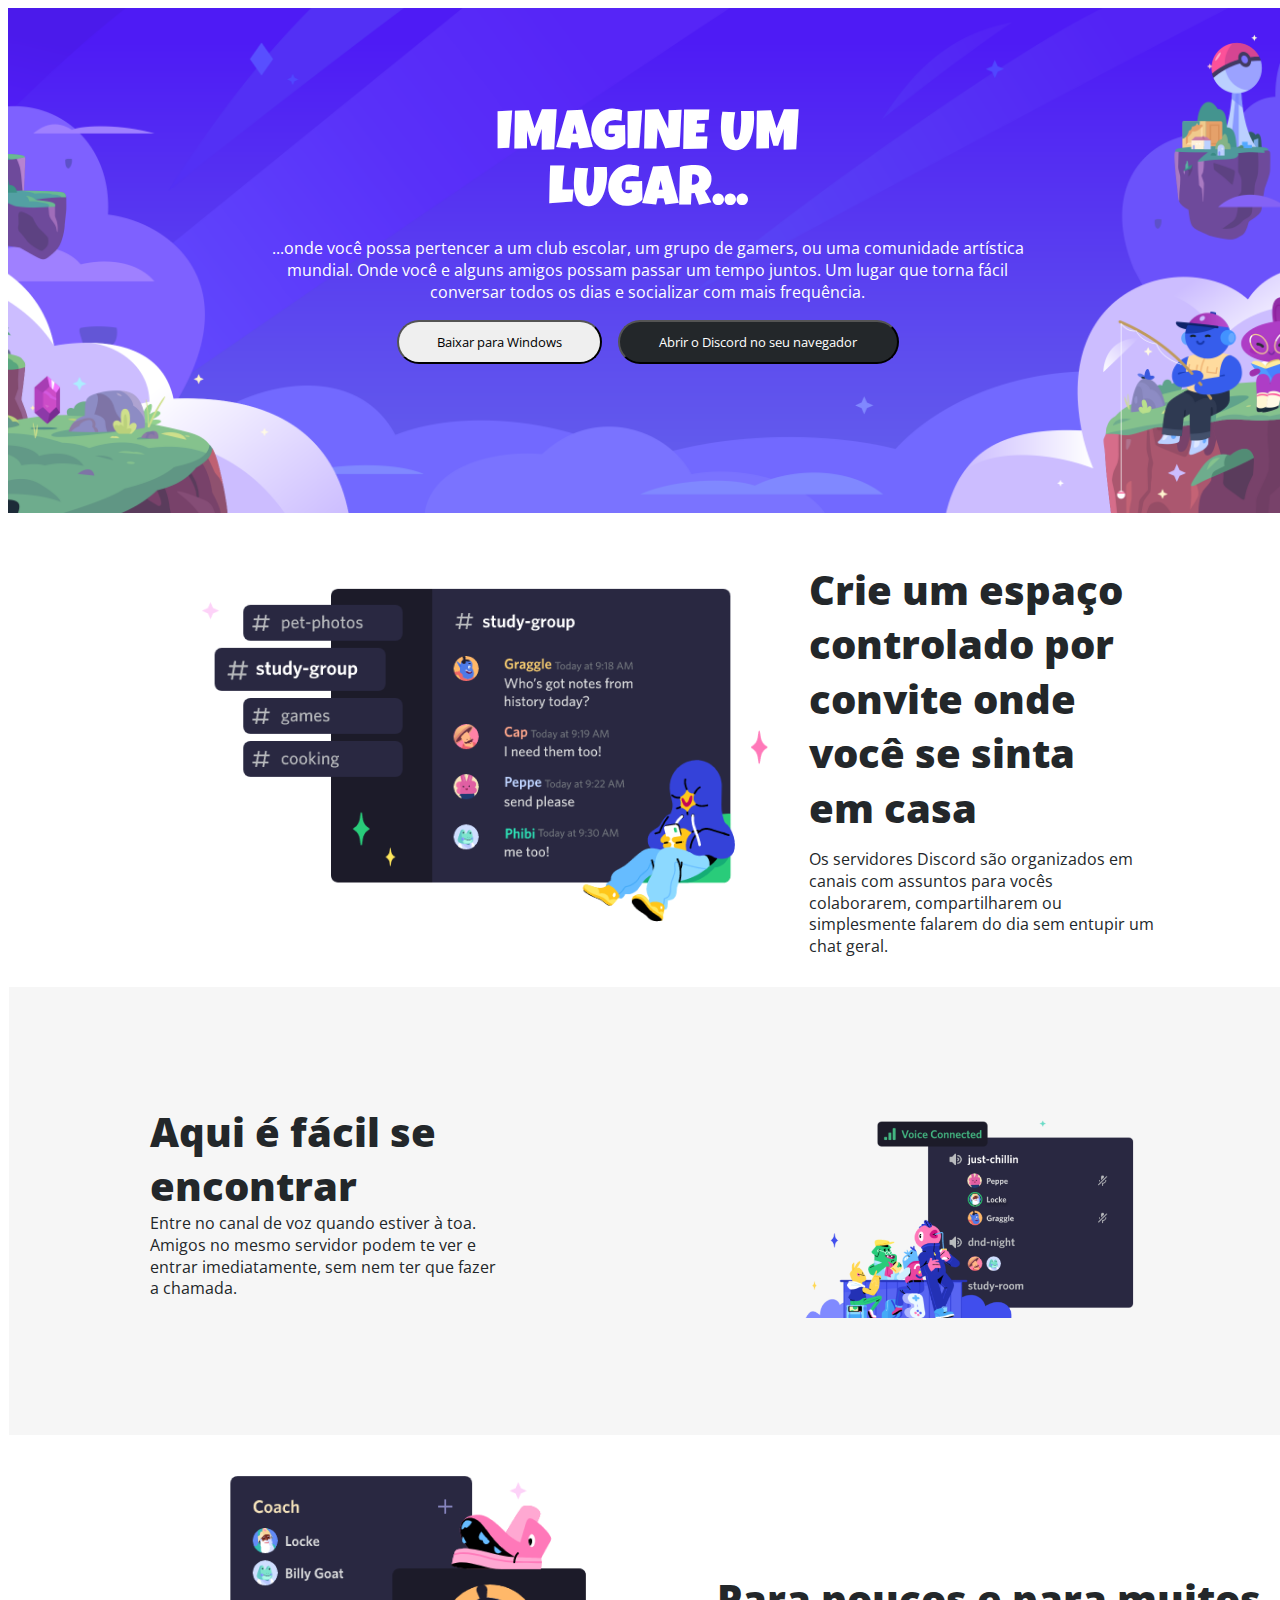
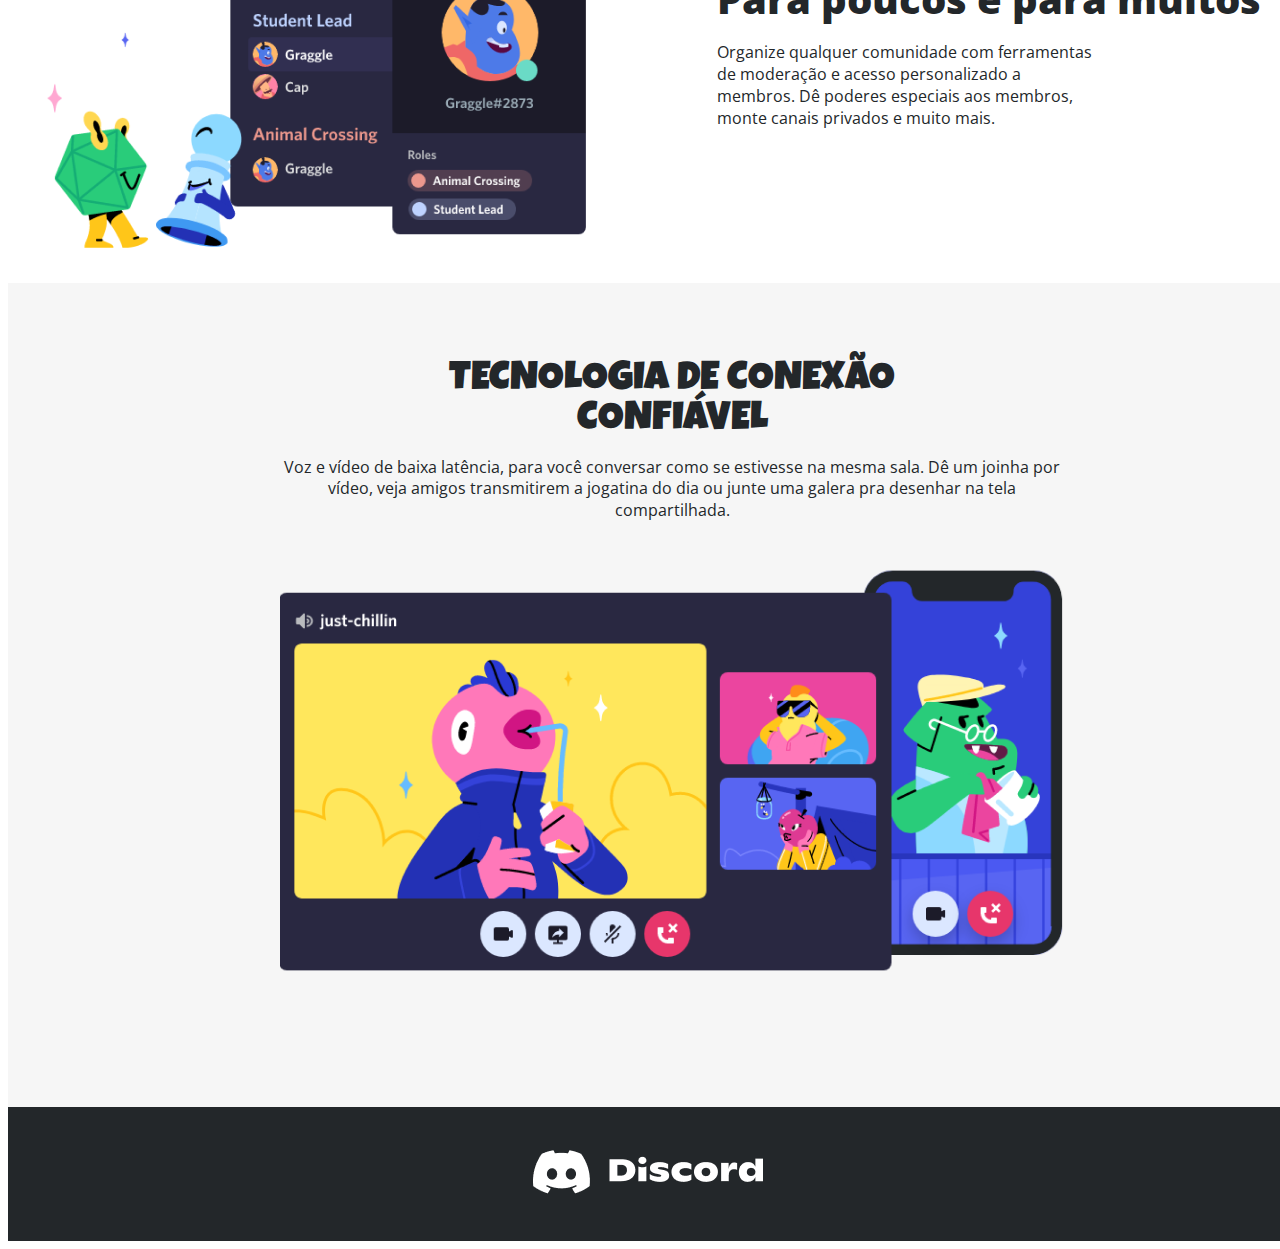
<file: Desafio Responsividade - DIO/index.html>
<!DOCTYPE html>
<html lang="pt-br">
<head>
    <meta charset="UTF-8">
    <meta name="viewport" content="width=device-width, initial-scale=1.0">
    <title>Desafio Responsivo - DIO</title>
    <link rel="stylesheet" href="assets/style.css">
</head>
<body>
    <header>
        <nav>
            
            <div class="h1"><h1>IMAGINE UM LUGAR...</h1></div>
            <div><p class="onde">...onde você possa pertencer a um club escolar, um grupo de gamers, ou uma comunidade artística mundial. Onde você e alguns amigos possam passar um tempo juntos. Um lugar que torna fácil conversar todos os dias e socializar com mais frequência.</p></div>
            <div class="button">
                <button class="baixar">Baixar para Windows</button>
                <button class="abrir">Abrir o Discord no seu navegador</a></button>
            </div>
         
        </nav>
    </header>
    <main>
        <section class="section-1">
            <img src="assets/mideas/Section Image.png" alt="">
            <div>
                <h2  class="crie">Crie um espaço controlado por convite onde você se sinta em casa</h2>
                <p class="p">Os servidores Discord são organizados em canais com assuntos para vocês colaborarem, compartilharem ou simplesmente falarem do dia sem entupir um chat geral.</p>
            </div>
        </section>
        <section class="section-2">
            <div class="aqui">
                <h2 class="h2">Aqui é fácil se encontrar</h2>
                <p class="entre">Entre no canal de voz quando estiver à toa. Amigos no mesmo servidor podem te ver e entrar imediatamente, sem nem ter que fazer a chamada.</p>
            </div>
            <div class="img">
                <img src="assets/mideas/Section Image (1).png" alt="">
            </div>
        </section>
        <section class="section-3">
           <div>
            <img src="assets/mideas/Section Image (2).png" alt="">
           </div>
            <div>
                <h2>Para poucos e para muitos</h2>
            <p>Organize qualquer comunidade com ferramentas de moderação e acesso personalizado a membros. Dê poderes especiais aos membros, monte canais privados e muito mais.</p>
            </div>
        </section>
        <section class="section-4">
            <h2 class="h4">TECNOLOGIA DE CONEXÃO CONFIÁVEL</h2>
            <p class="p4">Voz e vídeo de baixa latência, para você conversar como se estivesse na mesma sala. Dê um joinha por vídeo, veja amigos transmitirem a jogatina do dia ou junte uma galera pra desenhar na tela compartilhada.</p>
            <img class="just" src="assets/mideas/Section Image (3).png" alt="">
        </section>
    </main>
    <footer>
        <img class="discord" src="assets/mideas/svgexport-15 1.png" alt="">
    </footer>
</body>
</html>
</file>
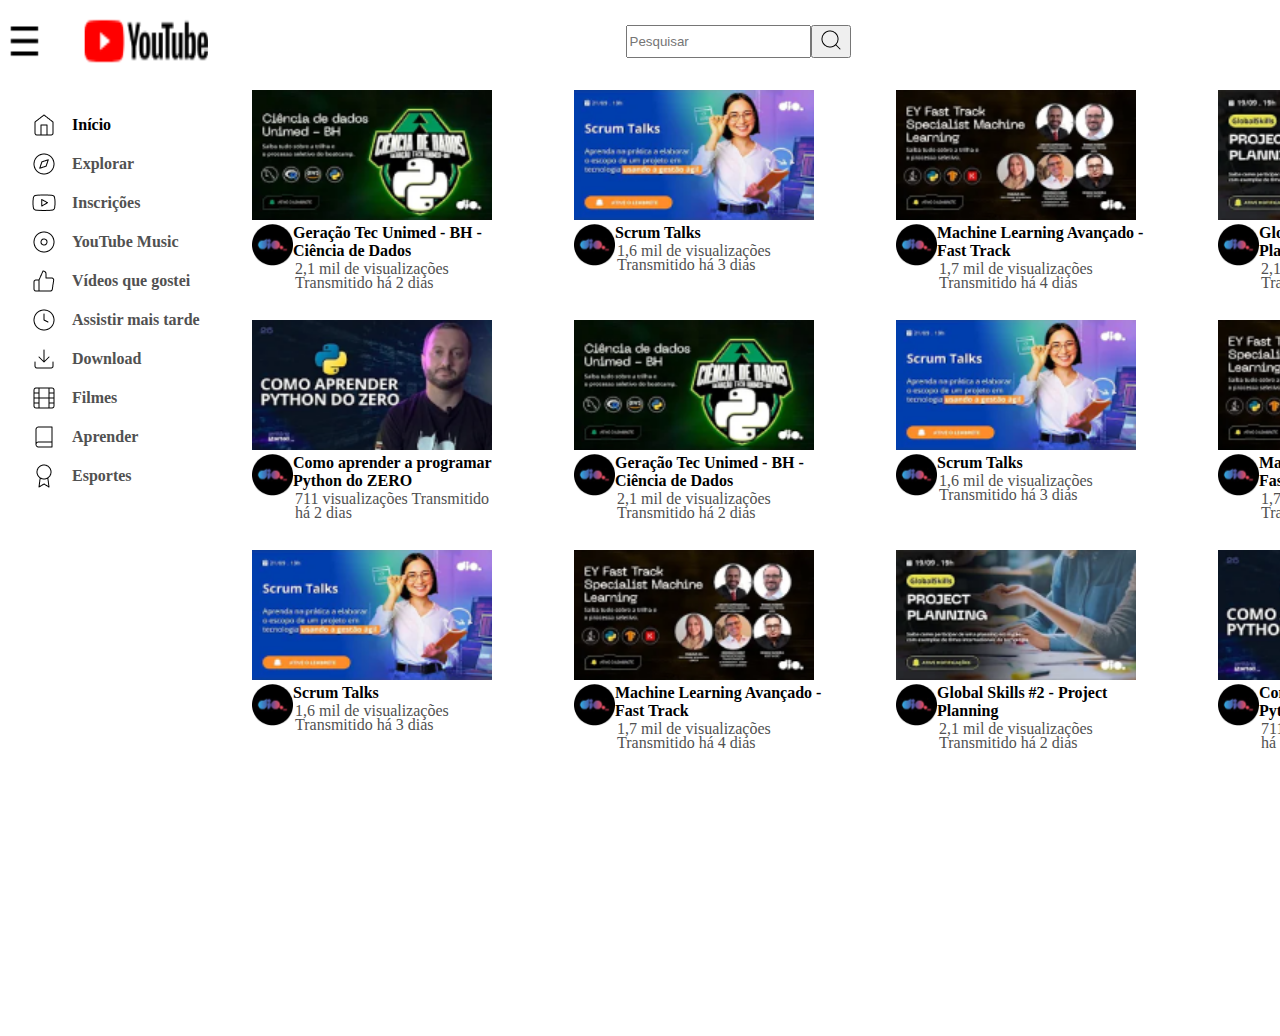
<file: Desafio-Grid/index.html>
<!DOCTYPE html>
<html lang="pt-br">
<head>
    <meta charset="UTF-8">
    <meta name="viewport" content="width=device-width, initial-scale=1.0">
    <link rel="icon" href="assets/mideas/fivicon.png">
    <link rel="stylesheet" href="assets/css/style.css">
    <title>Desafio Grid-Dio</title>
</head>
<body>
    <header class="header">
        <img src="assets/mideas/Left.png" width="200px" height="50px" alt="Logo youtube">
        <form class="search-br">
            <input class="placeholder" type="text" placeholder="Pesquisar">
            
            <button class="submit" type="submit">
                <img src="assets/mideas/search.png" alt="Lupa de Pesquisar">
            </button>
        </form>
        <div class="search-bar">
            <img src="assets/mideas/video-icone.png" alt="">
            <img src="assets/mideas/bell.png" alt="">
            
            <img class="div" width="30px" height="30px" src="assets/mideas/Img logo.jpg" alt="Autor pedalando">
        </div> 
    </header>
    <aside class="sidebar">
        <div class="icones">
            <img src="assets/mideas/home.png" alt="Página Principal">
            <p class="Typography-b"><b>Início</b></p> 
        </div>
        <div class="icones fonte">
            <img src="assets/mideas/compass.png" alt="botão explorar">
            <p class="Typography">Explorar</p> 
        </div>
        <div class="icones fonte">
            <img src="assets/mideas/youtube.png" alt="botão inscrições">
            <p class="Typography">Inscrições</p> 
        </div>
        <div class="icones fonte">
            <img src="assets/mideas/disc.png" alt="botão YouTube Music">
            <p class="Typography">YouTube Music</p> 
        </div>
        <div class="icones fonte">
            <img src="assets/mideas/thumbs-up.png" alt="botão Vídeos que gostei">
            <p class="Typography">Vídeos que gostei</p> 
        </div>
        <div class="icones fonte">
            <img src="assets/mideas/clock.png" alt="botão Assistir mais tarde">
            <p class="Typography">Assistir mais tarde</p> 
        </div>
        <div class="icones fonte">
            <img src="assets/mideas/download.png" alt="botão download">
            <p class="Typography">Download</p> 
        </div>
        <div class="icones fonte">
            <img src="assets/mideas/film.png" alt="botão Filmes">
            <p class="Typography">Filmes</p> 
        </div>
        <div class="icones fonte">
            <img src="assets/mideas/book.png" alt="botão Aprender">
            <p class="Typography">Aprender</p> 
        </div>
        <div class="icones fonte">
            <img src="assets/mideas/award.png" alt="botão Esportes">
            <p class="Typography">Esportes</p> 
        </div>
    </aside>
    <main class="main">
        <div class="videos">
            <img width="240px" height="130.29px" src="assets/mideas/Thumb.png" alt="Ciencias de Dados">
            <div class="span">
                <img width="42px" height="42px" src="assets/mideas/Channel Avatar.png">
                <div>
                    <span class="Typography-01">Geração Tec Unimed - BH - Ciência de Dados</span>
                    <p class="paragrafo">2,1 mil de visualizações Transmitido há 2 dias</p>
                </div>
            </div>
        </div>

        <div class="videos">
            <img width="240px" height="130.29px" src="assets/mideas/image 12.png" alt="Scrum Talks">
            <div class="span">
                <img width="42px" height="42px" src="assets/mideas/Channel Avatar.png">
                <div>
                    <span class="Typography-01">Scrum Talks</span>
                    <p class="paragrafo">1,6 mil de visualizações Transmitido há 3 dias</p>
                </div>
            </div>
        </div>

        <div class="videos">
            <img width="240px" height="130.29px" src="assets/mideas/image 13.png" alt="Machine Learning Avançado">
            <div class="span">
                <img width="42px" height="42px" src="assets/mideas/Channel Avatar.png">
                <div>
                    <span class="Typography-01">Machine Learning Avançado - Fast Track</span>
                    <p class="paragrafo">1,7 mil de visualizações Transmitido há 4 dias</p>
                </div>
            </div>
        </div>

        <div class="videos">
            <img width="240px" height="130.29px" src="assets/mideas/image 14.png" alt="Global Skills #2 - Project Planning">
            <div class="span">
                <img width="42px" height="42px" src="assets/mideas/Channel Avatar.png">
                <div>
                    <span class="Typography-01">Global Skills #2 - Project Planning</span>
                    <p class="paragrafo">2,1 mil de visualizações Transmitido há 2 dias</p>
                </div>
            </div>
        </div>

        <div class="videos">
            <img width="240px" height="130.29px" src="assets/mideas/image 15.png" alt="Como aprender a programar Python do ZERO">
            <div class="span">
                <img width="42px" height="42px" src="assets/mideas/Channel Avatar.png">
                <div>
                    <span class="Typography-01">Como aprender a programar Python do ZERO</span>
                    <p class="paragrafo">711 visualizações Transmitido há 2 dias</p>
                </div>
            </div>
        </div>

        <div class="videos">
            <img width="240px" height="130.29px" src="assets/mideas/Thumb.png" alt="Ciencias de Dados">
            <div class="span">
                <img width="42px" height="42px" src="assets/mideas/Channel Avatar.png">
                <div>
                    <span class="Typography-01">Geração Tec Unimed - BH - Ciência de Dados</span>
                    <p class="paragrafo">2,1 mil de visualizações Transmitido há 2 dias</p>
                </div>
            </div>
        </div>

        <div class="videos">
            <img width="240px" height="130.29px" src="assets/mideas/image 12.png" alt="Scrum Talks">
            <div class="span">
                <img width="42px" height="42px" src="assets/mideas/Channel Avatar.png">
                <div>
                    <span class="Typography-01">Scrum Talks</span>
                    <p class="paragrafo">1,6 mil de visualizações Transmitido há 3 dias</p>
                </div>
            </div>
        </div>

        <div class="videos">
            <img width="240px" height="130.29px" src="assets/mideas/image 13.png" alt="Machine Learning Avançado">
            <div class="span">
                <img width="42px" height="42px" src="assets/mideas/Channel Avatar.png">
                <div>
                    <span class="Typography-01">Machine Learning Avançado - Fast Track</span>
                    <p class="paragrafo">1,7 mil de visualizações Transmitido há 4 dias</p>
                </div>
            </div>
        </div>

        <div class="videos">
            <img width="240px" height="130.29px" src="assets/mideas/image 12.png" alt="Scrum Talks">
            <div class="span">
                <img width="42px" height="42px" src="assets/mideas/Channel Avatar.png">
                <div>
                    <span class="Typography-01">Scrum Talks</span>
                    <p class="paragrafo">1,6 mil de visualizações Transmitido há 3 dias</p>
                </div>
            </div>
        </div>

        <div class="videos">
            <img width="240px" height="130.29px" src="assets/mideas/image 13.png" alt="Machine Learning Avançado">
            <div class="span">
                <img width="42px" height="42px" src="assets/mideas/Channel Avatar.png">
                <div> 
                    <span class="Typography-01">Machine Learning Avançado - Fast Track</span>
                    <p class="paragrafo">1,7 mil de visualizações Transmitido há 4 dias</p>
                </div>
            </div>
        </div>

        <div class="videos">
            <img width="240px" height="130.29px" src="assets/mideas/image 14.png" alt="Global Skills #2 - Project Planning">
            <div class="span">
                <img width="42px" height="42px" src="assets/mideas/Channel Avatar.png">
                <div>
                    <span class="Typography-01">Global Skills #2 - Project Planning</span>
                    <p class="paragrafo">2,1 mil de visualizações Transmitido há 2 dias</p>
                </div>
            </div>
        </div>

        <div class="videos">
            <img width="240px" height="130.29px" src="assets/mideas/image 15.png" alt="Como aprender a programar Python do ZERO">
            <div class="span">
                <img width="42px" height="42px" src="assets/mideas/Channel Avatar.png">
                <div>
                    <span class="Typography-01">Como aprender a programar Python do ZERO</span>
                    <p class="paragrafo">711 visualizações Transmitido há 2 dias</p>
                </div>
            </div>
        </div>
    </main>
</body>
</html>
</file>
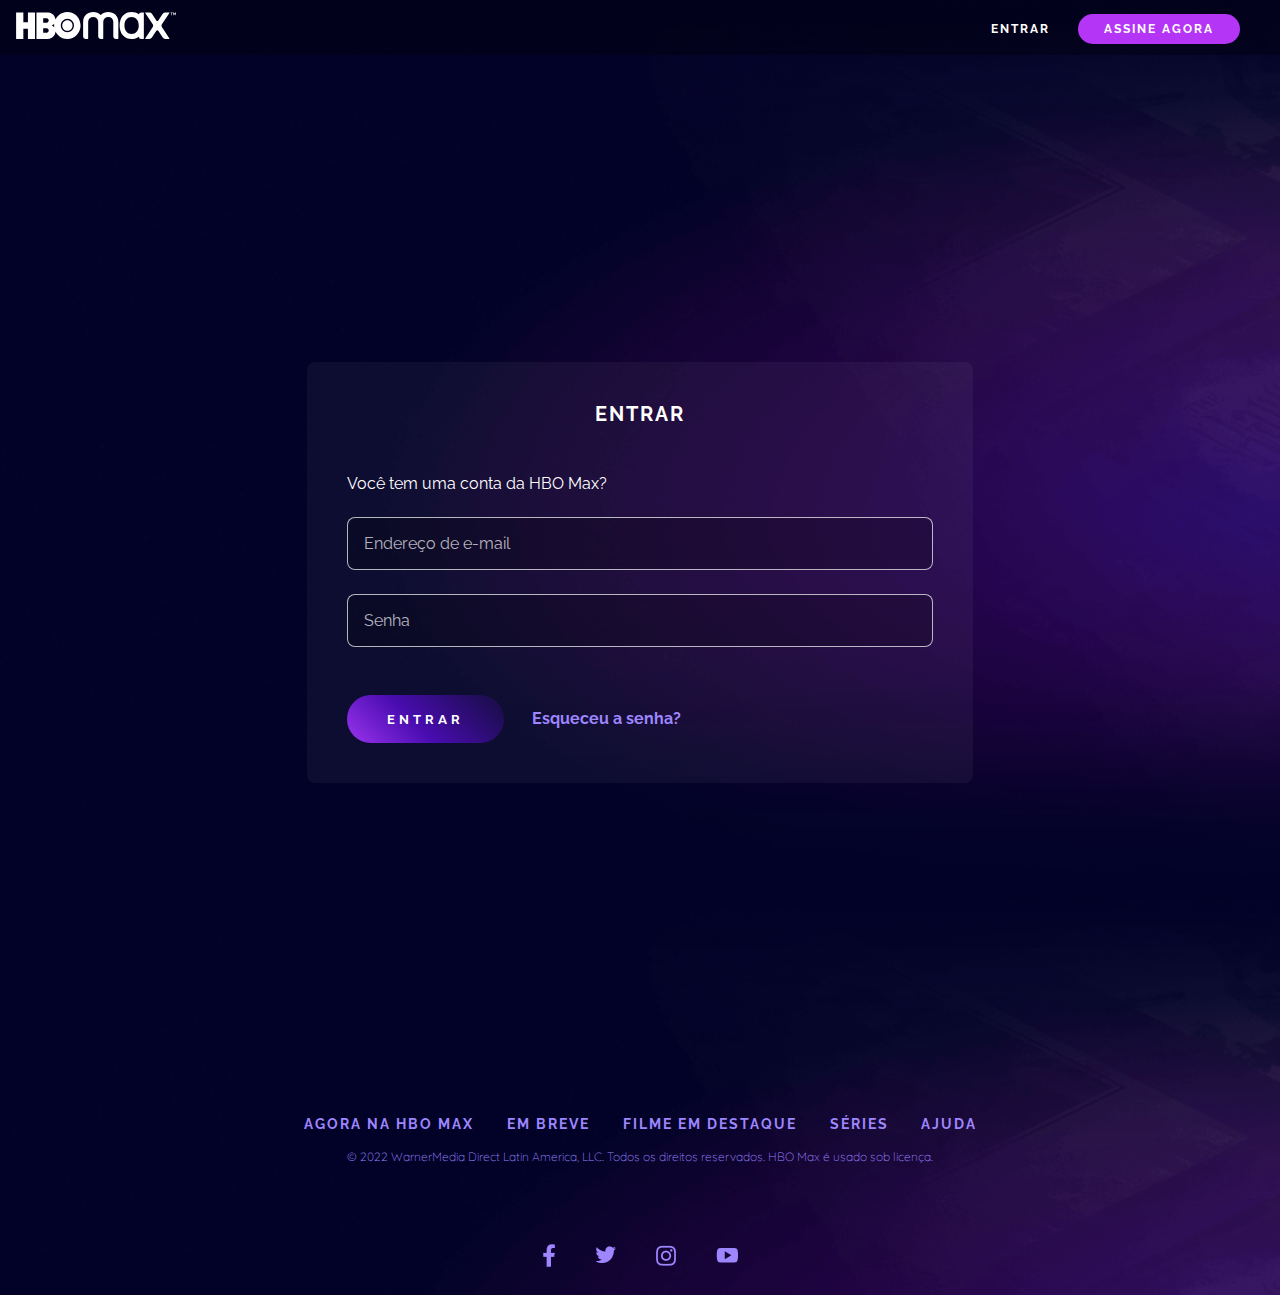
<file: HBO MAX/signIn.html>
<!DOCTYPE html>
<html lang="pt-br">
<head>
    <meta charset="UTF-8">
    <meta http-equiv="X-UA-Compatible" content="IE=edge" />
    <meta name="viewport" content="width=device-width, initial-scale=1.0">
    <link rel="stylesheet" href="assets/css/signIn.css" />
    <title>Entrar | HBO Max</title>
</head>
<body>
    <nav class="menu">
        <a href="index.html" class="menu__logo">
          <img
            src="assets/images/hbo-logo.svg"
            alt="Logotipo HBOMax com o nome da marca"
            class="menu__logo-image"
          />
        </a>
        <div>
          <a href="signIn.html" class="menu__item">Entrar</a>
          <a href="#subscription" class="menu__item menu__item--button button">
            Assine Agora
          </a>
        </div>
    </nav>
    <main>
        <main class="content">
          <form class="login container">
            <h1 class="login__title">Entrar</h1>
            <label class="login__label"> Você tem uma conta da HBO Max? </label>
            <input
              class="login__field"
              type="email"
              name="email"
              id="email"
              placeholder="Endereço de e-mail"
            />
            <input
              class="login__field"
              type="password"
              name="password"
              id="password"
              placeholder="Senha"
              minlength="8"
            />
    
            <div class="login__actions">
              <button type="submit" class="button button--gradient">Entrar</button>
              <a href="#" class="login__link"> Esqueceu a senha? </a>
            </div>
          </form>
    </main>
    <footer class="footer container">
        <div>
          <a class="footer__link" href="https://www.hbomax.com/br/pt/sitemap">
            Agora na HBO Max
          </a>
          <a class="footer__link" href="https://www.hbomax.com/br/pt/coming-soon">
            Em breve
          </a>
          <a class="footer__link" href="https://www.hbomax.com/br/pt/feature">
            Filme em destaque
          </a>
          <a class="footer__link" href="https://www.hbomax.com/br/pt/series"
            >Séries</a
          >
          <a class="footer__link" href="https://help.hbomax.com/br">Ajuda</a>
        </div>
        <p class="text--small footer__legal">
          © 2022 WarnerMedia Direct Latin America, LLC. Todos os direitos
          reservados. HBO Max é usado sob licença.
        </p>
        <div class="footer__social">
          <a
            href="https://www.facebook.com/HBOMaxBr/"
            class="footer__social-link"
          >
            <img src="assets/images/fb_0.png" alt="Facebook" />
          </a>
          <a href="https://twitter.com/HBOMaxBR" class="footer__social-link">
            <img src="assets/images/twitter_0.png" alt="Twitter" />
          </a>
          <a
            href="https://www.instagram.com/hbomaxbr/"
            class="footer__social-link"
          >
            <img src="assets/images/instagram_0.png" alt="Instagram" />
          </a>
          <a
            href="https://www.youtube.com/c/hbomaxbr"
            class="footer__social-link"
          >
            <img src="assets/images/youtube_0.png" alt="Youtube" />
          </a>
        </div>
    </footer>
 
</body>
</html>
</file>
<file: Desafio Responsividade - DIO/assets/style.css>
@import url('https://fonts.googleapis.com/css2?family=Luckiest+Guy&family=Open+Sans:ital,wght@0,300..800;1,300..800&display=swap');

@import url('https://fonts.googleapis.com/css2?family=Open+Sans:ital,wght@0,300..800;1,300..800&display=swap');


body {

    min-width: 429px;
    
   font-size: 1em;
   
}
header {
    width: 428px;
    height: 505px;
    gap: 12px;
    background-image: url(../assets/mideas/img-header.png);
    background-repeat: no-repeat;
    background-size: cover;
    background-position: center;
   
}    
header nav {
   max-width: 428px;
   max-height: 366px;
   padding-top: 24px;
   padding-right: 24px;
   padding-left: 24px;
   gap: 24px;
   align-content: center;
   
}  


.h1 {
    width: 278px;
    height: 64px;
}
.crie {
    width: 370px;
    height: 99px;
}
.onde {
    width: 381px;
    height: 132px;
    font-family: "Open Sans", serif;
    font-size: 16px;
    font-weight: 400;
    line-height: 21.79px;
    text-align: left;
    color: #FFFFFF;
    object-fit: contain; 
}
header nav h1 {
    font-family: "Luckiest Guy", serif;
    font-size: 32px;
    font-weight: 400;
    line-height: 32px;
    text-align: start;
    color: #FFFFFF;
    object-fit: contain;
}
h2 {
    text-align: start;
    font-family: "Open Sans", serif;
    font-weight: 800;
    font-size: 24px;
    gap: 24px;
}
img {
    object-fit: contain; 
    background-size: cover;
}
main {
    width: 429px;
    font-family: "Open Sans", serif;
    margin: 12px;
    text-align: center;
    max-width: 100%;
}
section {
    width: 428px;
    height: 507px;
    margin-left: 1px;
    padding-top: 40px;
    padding-right: 24px;
    padding-bottom: 40px;
    padding-left: 24px;
}
section img {
    max-width: 100%;
}

p {
    font-family: "Open Sans", serif;
    width: 378PX;
    height: 88PX;
    font-size: 16px;
    font-weight: 400;
    line-height: 21.79px;
    text-align: start;
    color: #23272A;
}
.button {
    width: 381px;
    height: 122px;
    display: block;
    align-content: center;
    align-items: center;
}  
.baixar {
    font-family: "Open Sans", serif;
    width: 281px;
    height: 34px;
   border-radius: 28px;
   margin-left: 10%; 
}   
.abrir {
    font-family: "Open Sans", serif;
    background-color: #23272A;
    width: 281px;
    height: 34px;
    margin-left: 10%;
    margin-top: 5%;
   border-radius: 28px; 
   color: #FFFFFF;
}
.section-2 {
    background-color: #F6F6F6;
}
.discord {
    width: 162px;
    height: 45px;
    padding-top: 44px;
    padding-left: 133px;
}
.just {
    object-fit: contain;
    max-width: 80%;
}
footer {
    width: 429px;
    height: 140px;
    background-color: #23272A;
}   
@media (min-width: 430px) {
    body {
        max-width: 100%;
    }
    header {
        width: 1280px;
        background-image: url(../assets/mideas/img-header.png);
        background-position: center;
        object-fit: cover;
    }
    header nav {
        width: 757px;
        height: 270px;
        padding-top: 94px;
        padding-left: 261px;
        gap: 24px;
        display: block;
        flex-direction: column;
        justify-items: center;
        object-fit: contain;
        max-width: 100%;
    }
    header nav h1 {
        font-family: "Luckiest Guy", serif;
        font-size: 56px;
        font-weight: 400;
        line-height: 56px;
        margin: 0;
        text-align: center;
        color: #FFFFFF;
        object-fit: contain;
    }
    .h1 {
      width: 313px;
      height: 112px;
      
    }
    .onde {
        width: 757px;
        height: 66px;
        font-family: "Open Sans", serif;
        font-size: 16px;
        font-weight: 400;
        line-height: 21.79px;
        text-align: center;
        color: #FFFFFF;
        object-fit: contain; 
    }
    .button {
        display: flex;
        width: 502px;
        height: 44px;
        justify-content: space-between;
    }
    .baixar {
        font-family: "Open Sans", serif;
        width: 205px;
        height: 44px;
       border-radius: 28px;
       margin-left: 0;
    }
    .abrir {
        width: 281px;
        height: 44px;
        margin: 0;
        border-radius: 28px;
    }
    main {
        display: block;
        
        
        width: 1280px;
        margin: 0;
        margin-top: 0;

    }
    .crie {
        width: 329px;
        height: 270px;
        margin-top: 10px;
       
    }
    h2 {
        margin: 0;
        text-align: start;
        font-family: "Open Sans", serif;
        font-weight: 800;
        font-size: 40px;
        line-height: 54.47px;
        color: #23272A;
    }
    .p {
        font-family: "Open Sans", serif;
        width: 348PX;
        height: 88PX;
        font-size: 16px;
        font-weight: 400;
        line-height: 21.79px;
        text-align: start;
        color: #23272A;
    }
    .section-1 {
        width: 971px;
        height: 394px;
        display: flex;
        justify-content: space-around;
        margin-left: 154px;
        top: 499px;
        gap: 16px;
    }
    .section-2 {
        width: 1280px;
        height: 448px;
        gap: 16px;
        top: 1421px;
        border: 0;
        padding: 0%;
        display: flex;
        align-items: center;
        justify-content: space-around;
        background-color: #F6F6F6;
    }
    .section-2 .img {
       width: 351px;
       height: 212px; 
    }
    .section-2 .aqui {
        width: 351px;
        height: 212px;
       
        
    }
    .section-2 .aqui .h2 {
        width: 329px;
        height: 108px;
        flex-shrink: 10;
        font-family: "Open Sans", serif;
        font-weight: 800;
        font-size: 40px;
        line-height: 54.47px;
        color: #23272A;
    }
    .aqui .entre {
      width: 348px;
      height: 88px;
      margin: 0%;
      flex-shrink: 15;
      font-family: "Open Sans", serif; 
      font-weight: 400;
      font-size: 16px;
      line-height: 21.79px;
    }
    .section-3 {
        width: 1280px;
        height: 448px;
        gap: 16px;
        top: 1421px;
        border: 0;
        padding: 0%;
        display: flex;
        align-items: center;
        justify-content: space-around;
        
    }
    .section-4 {
       width: 1280px;
        height: 744px;
        gap: 16px;
        top: 1909px;
        margin: 0;
        border: 0;
        padding-top: 40px;
        padding-bottom: 40px;
        background-color: #F6F6F6;
        display: block;
        flex-direction: column;
        justify-items: center;
        align-content: center;
    } 
    .section-4 .just {
        width: 784px;
        height: 508px;
    }
    .h4 {
        width: 608px;
        height: 80px;
        font-family: "Luckiest Guy", serif;
        font-size: 40px;
        font-weight: 400;
        line-height: 40px;
        margin: 0;
        text-align: center;
        color: #23272A;
     }   
    .p4 {
       width: 802px;
       height: 44px;
       font-family: "Open Sans", serif; 
       font-weight: 400;
       font-size: 16px;
       line-height: 21.79px;
       text-align: center; 
       object-fit: contain;
    }
    footer {
        width: 1280px;
        height: 134px;
        top: 2658px;
        align-content: center;
       
        color: #23272A;
    }
    .discord {
        width: 230px;
        height: 63px;
        padding: 0;
        margin-left: 525px;
    }
}
</file>
<file: Desafio-Grid/assets/css/style.css>
@font-face {
    font-family: Roboto;
    src: url(Roboto-Black.ttf);
}

 body {
    display: grid;
    height: 100vh;
    gap: 10px;
    grid-template-columns: 218px 5fr;
    grid-template-rows: 56px 760px;
    grid-template-areas: "header header" "sidebar main";
 }
 .div {
    border-radius: 50%;
 }
 .fonte {
    font: Roboto;
    font-weight: 400;
    size: 14px;
    line-height: 16.41px;
 }
 .span {
    display: flex;
    width: 249px;
    height: 74px;
 }
.header {
    width: 1440px;
    height: 66px;
    display: flex;
    justify-content: space-between;
    justify-items: center;
    color: #FFFFFF;
    grid-area: header;
    align-items: center;
}
.icones {
    display: flex;
    height: 24px;
    margin-top: 15px;
    gap: 16px;
    justify-items: center;
    align-items: center;
}
.paragrafo {
    font: Roboto;
    font-weight: 400;
    size: 12px;
    line-height: 14.06px;
    margin: 2px;
    color: #515151;
}
.placeholder {
    gap: 0;
    align-items: center;
}
.submit {
  align-items: center;
}
.search-bar {
    width: 180px;
    display: flex;
    align-content: space-around;
    justify-content: space-around;
}    
.search-br {
    display: flex;
    margin: opx;
    padding: 0;
   justify-content: center;
   align-content: center;
}
.sidebar {
    width: 180px;
    height: 914px;
    padding: 24px;
    color: #FFFFFF;
    grid-area: sidebar;
}
.Typography-b {
    font: Roboto;
    font-weight: 700;
    size: 14px;
    line-height: 16,41px;
    color: #000000;
}
.Typography {
    font: Roboto;
    font-weight: 700;
    size: 14px;
    line-height: 16,41px;
    color: #515151;
}
.Typography-01 {
    font: Roboto;
    font-weight: 600;
    size: 14px;
    line-height: 16,41px;
    margin: 0;
    color: #000000;
}
.main {
    display: grid;
    grid-template-columns: repeat(4, 1fr);
    grid-template-rows: repeat(3, 220px);
    gap: 10px 10px;
    color: #FFFFFF;
    grid-area: main;
}
.videos {
    width: 280px;
    height: 260px;
    border-radius: 4px;
    padding: 16px;
    gap: 16px;
    align-self: start;
    margin: 0;
}
</file>
<file: HBO MAX/assets/css/signIn.css>
@import url("global.css");

body {
    background-image: url("../images/background-movies-series.png");
    background-size: cover;
    height: 100vh;
}
.content {
   display: flex;
   justify-content: center;
   align-items: center;
   font-family: "Quicksand", cursive;
   width: 100%;
   height: 70%;
   padding: 24%;
}
.menu {
    position: relative;
}
.login {
    width: 100%;
    max-width: 800px;
    background-color: var(--form-bg-color);
    border-radius: 8px;
    display: flex;
    flex-direction: column;
    gap: 24px;
    padding: 40px;
}    
.login__title {
    letter-spacing: 2px;
    text-transform: uppercase;
    font-size: 1.25rem;
    margin-bottom: 24px;
}
.login__label {
    text-align: left;
}
.login__field {
    background: var(--form-field-bg-color);
    border: var(--form-field-border);
    border-radius: 8px;
    color: var(--text-color);
    padding: 16px;
    font-size: 1rem;
}
.login__field::placeholder {
    color: var(--form-field-placeholder);
}
.login__field:invalid {
    border-color: var(--form-field-error);
}
.login__actions {
    margin-top: 24px;
    text-align: left;
}
.login__link {
    color: var(--link-color);
    text-decoration: none;
    margin-left: 24px;
    font-weight: bold;
}

/* Media Queries */

@media screen and (max-width: 480px) {
body {
    height: auto;
}
.login__actions .button {
    display: block;
    margin-bottom: 24px;
}
.login__link {
    margin: 0;
}
}
</file>
